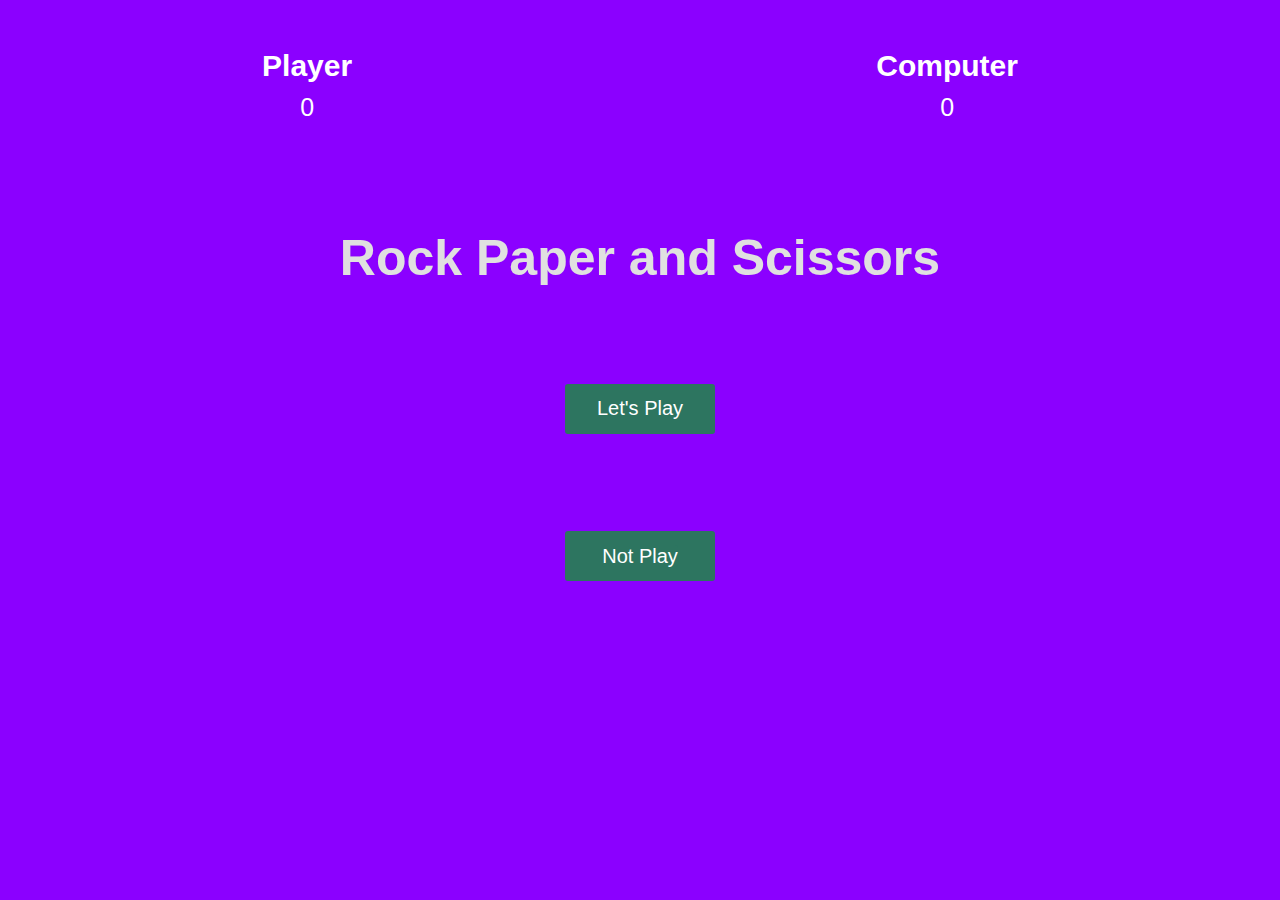
<file: 1.html>
<!DOCTYPE html>
<html>
<head>
  <link rel="stylesheet" type="text/css" href="style.css"> 
  <title>Rock Paper and Scissors</title>
</head>
<body>
  <section class="game">
    <div class="score">
      <div class="player-score">
        <h2>Player</h2>
        <p>0</p>
      </div>
      <div class="computer-score">
        <h2>Computer</h2>
        <p>0</p>
      </div>
    </div>
    <div class="intro">
      <h1>Rock Paper and Scissors</h1>
      <button>Let's Play</button>
      <button><a href="index.html">Not Play</a></button>
    </div>
    <div class="match fadeOut">
      <h2 class="winner">Choose an option</h2>
      <div class="hands">
        <img class="player-hand" src="rock.png" alt="" />
        <img class="computer-hand" src="rock.png" alt="" />
      </div>
      <div class="options">
        <button class="rock">rock</button>
        <button class="paper">paper</button>
        <button class="scissors">scissors</button>
      </div>
    </div>
  </section>
  <script src="uas.js"></script>
</body>
</html>
</file>
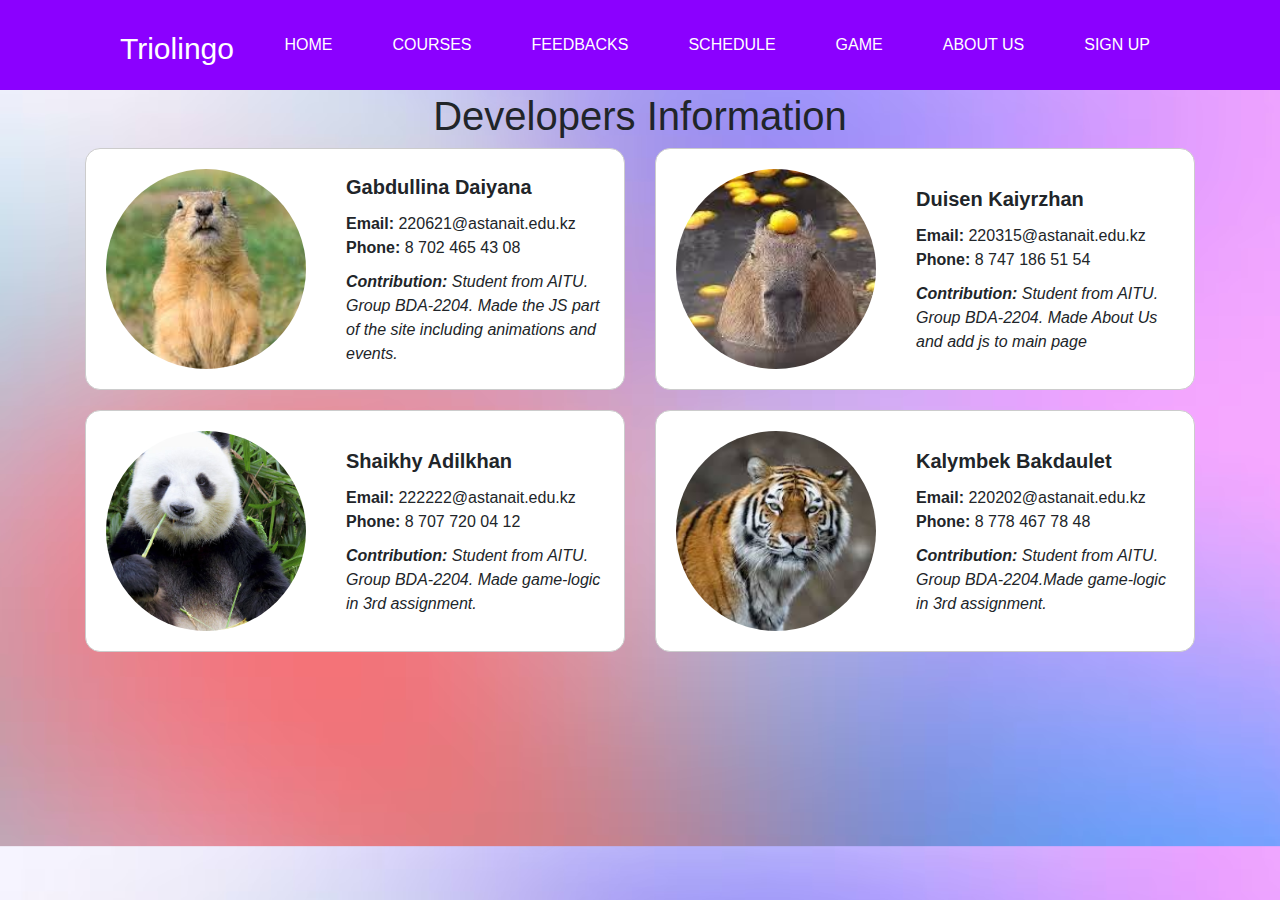
<file: abc.html>
<!DOCTYPE html>
<html>
<head>
  <title>Developers Information</title>
  <!-- Link Bootstrap CSS -->
  <link rel="stylesheet" href="https://stackpath.bootstrapcdn.com/bootstrap/4.5.2/css/bootstrap.min.css">
  
  <style>
    body {
      font-family: Arial, sans-serif;
      padding: 20px;
      background-image: url("background.webp");
      background-size: cover;
    }
    
    nav {
    z-index: 999;
    position: fixed;
    top: 0;
    left: 0;
    width: 100%;
    height: 90px;
    padding: 10px 100px;
    box-sizing: border-box;
    transition: .3s;
    background-color: #8B00FF;
}
nav .logo {
    padding: 16px 20px;
    height: 80px;
    float: left;
    font-size: 30px;
    transition: .3s;
    color: white;
}
nav ul{
    list-style: none;
    float: right;
    margin: 0;
    padding: 0;
    display: flex;
}
nav ul li {
    list-style: none;
}
nav ul li a {
    line-height: 70px;
    color: white;
    padding: 12px 30px;
    text-decoration: none;
    text-transform: uppercase;
    transition: .3s;
}
nav ul li a:focus{
    outline: none;
}
nav ul li a.active{
    background: #faa307;
    color: #fff;
    border-radius: 6px;
  }

    .developer {
      border: 1px solid #ccc;
      border-radius: 15px;
      padding: 20px;
      margin-bottom: 20px;
      background-color: #fff;
      display: flex;
      align-items: center;
      box-sizing: border-box; /* Added to include border width in dimensions */
    }
    
    .name {
      font-size: 20px;
      font-weight: bold;
      margin-bottom: 10px;
      margin-left: 20px;
    }
    
    .contact {
      margin-bottom: 10px;
      margin-left: 20px;
    }
    
    .contribution {
      font-style: italic;
      margin-left: 20px;
    }
    
    .developer-img {
      width: 200px;
      height: 200px;
      object-fit: cover;
      border-radius: 50%;
      margin-right: 20px;
    }
  </style>
</head>
<body>

    <nav> 
        <div class="logo">Triolingo</div> 
        <ul> 
          <li class="list"><a href="index.html">Home</a></li> 
            <li class="list"><a href="index.html#courses">Courses</a></li> 
            <li class="list"><a href="index.html#feedbacks">Feedbacks</a></li> 
            <li class="list"><a href="index.html#schedule">Schedule</a></li>
            <li class="list"><a href="1.html">Game</a></li>  
            <li class ="list"><a href="abc.html">About Us</a></li>
            <li class="list"><a href="enrollment.html">Sign up</a></li>
          <!-- <li><a class="active" href="#">Log In</a></li> ЭТО ЛОГИН ВОЗМОЖНО БУДЕТ НУЖНО--> 
        </ul>   
       </nav> 
       <br><br><br>

  <div class="container">
    <h1 class="text-center">Developers Information</h1>
  
    <div class="row">
      <div class="col-md-6">
        <div class="developer">
          <img class="developer-img" src="Daiyana.jpg" alt="Developer 1">
          <div>
            <div class="name">Gabdullina Daiyana</div>
            <div class="contact">
              <strong>Email:</strong> 220621@astanait.edu.kz<br>
              <strong>Phone:</strong> 8 702 465 43 08
            </div>
            <div class="contribution">
              <strong>Contribution:</strong> Student from AITU. Group BDA-2204. Made the JS part of the site including animations and events.
            </div>
          </div>
        </div>
      </div>
  
      <div class="col-md-6">
        <div class="developer">
          <img class="developer-img" src="Kaiyrzhan.jpg" alt="Developer 2">
          <div>
            <div class="name">Duisen Kaiyrzhan</div>
            <div class="contact">
              <strong>Email:</strong> 220315@astanait.edu.kz<br>
              <strong>Phone:</strong> 8 747 186 51 54
            </div>
            <div class="contribution">
              <strong>Contribution:</strong> Student from AITU. Group BDA-2204. Made About Us and add js to main page
            </div>
          </div>
        </div>
      </div>
    </div>
  
    <div class="row">
      <div class="col-md-6">
        <div class="developer">
          <img class="developer-img" src="Adilkhan.jpg" alt="Developer 3">
          <div>
            <div class="name">Shaikhy Adilkhan</div>
            <div class="contact">
              <strong>Email:</strong> 222222@astanait.edu.kz<br>
              <strong>Phone:</strong> 8 707 720 04 12
            </div>
            <div class="contribution">
              <strong>Contribution:</strong> Student from AITU. Group BDA-2204. Made game-logic in 3rd assignment.
            </div>
          </div>
        </div>
      </div>
  
      <div class="col-md-6">
        <div class="developer">
          <img class="developer-img" src="Bakdaulet.jpg" alt="Developer 4">
          <div>
            <div class="name">Kalymbek Bakdaulet</div>
            <div class="contact">
              <strong>Email:</strong> 220202@astanait.edu.kz<br>
              <strong>Phone:</strong> 8 778 467 78 48
            </div>
            <div class="contribution">
              <strong>Contribution:</strong> Student from AITU. Group BDA-2204.Made game-logic in 3rd assignment.
            </div>
          </div>
        </div>
      </div>
    </div>
  </div>
  
  <!-- Link Bootstrap JS (optional) -->
  <script src="https://stackpath.bootstrapcdn.com/bootstrap/4.5.2/js/bootstrap.min.js"></script>
</body>
</html>
</file>
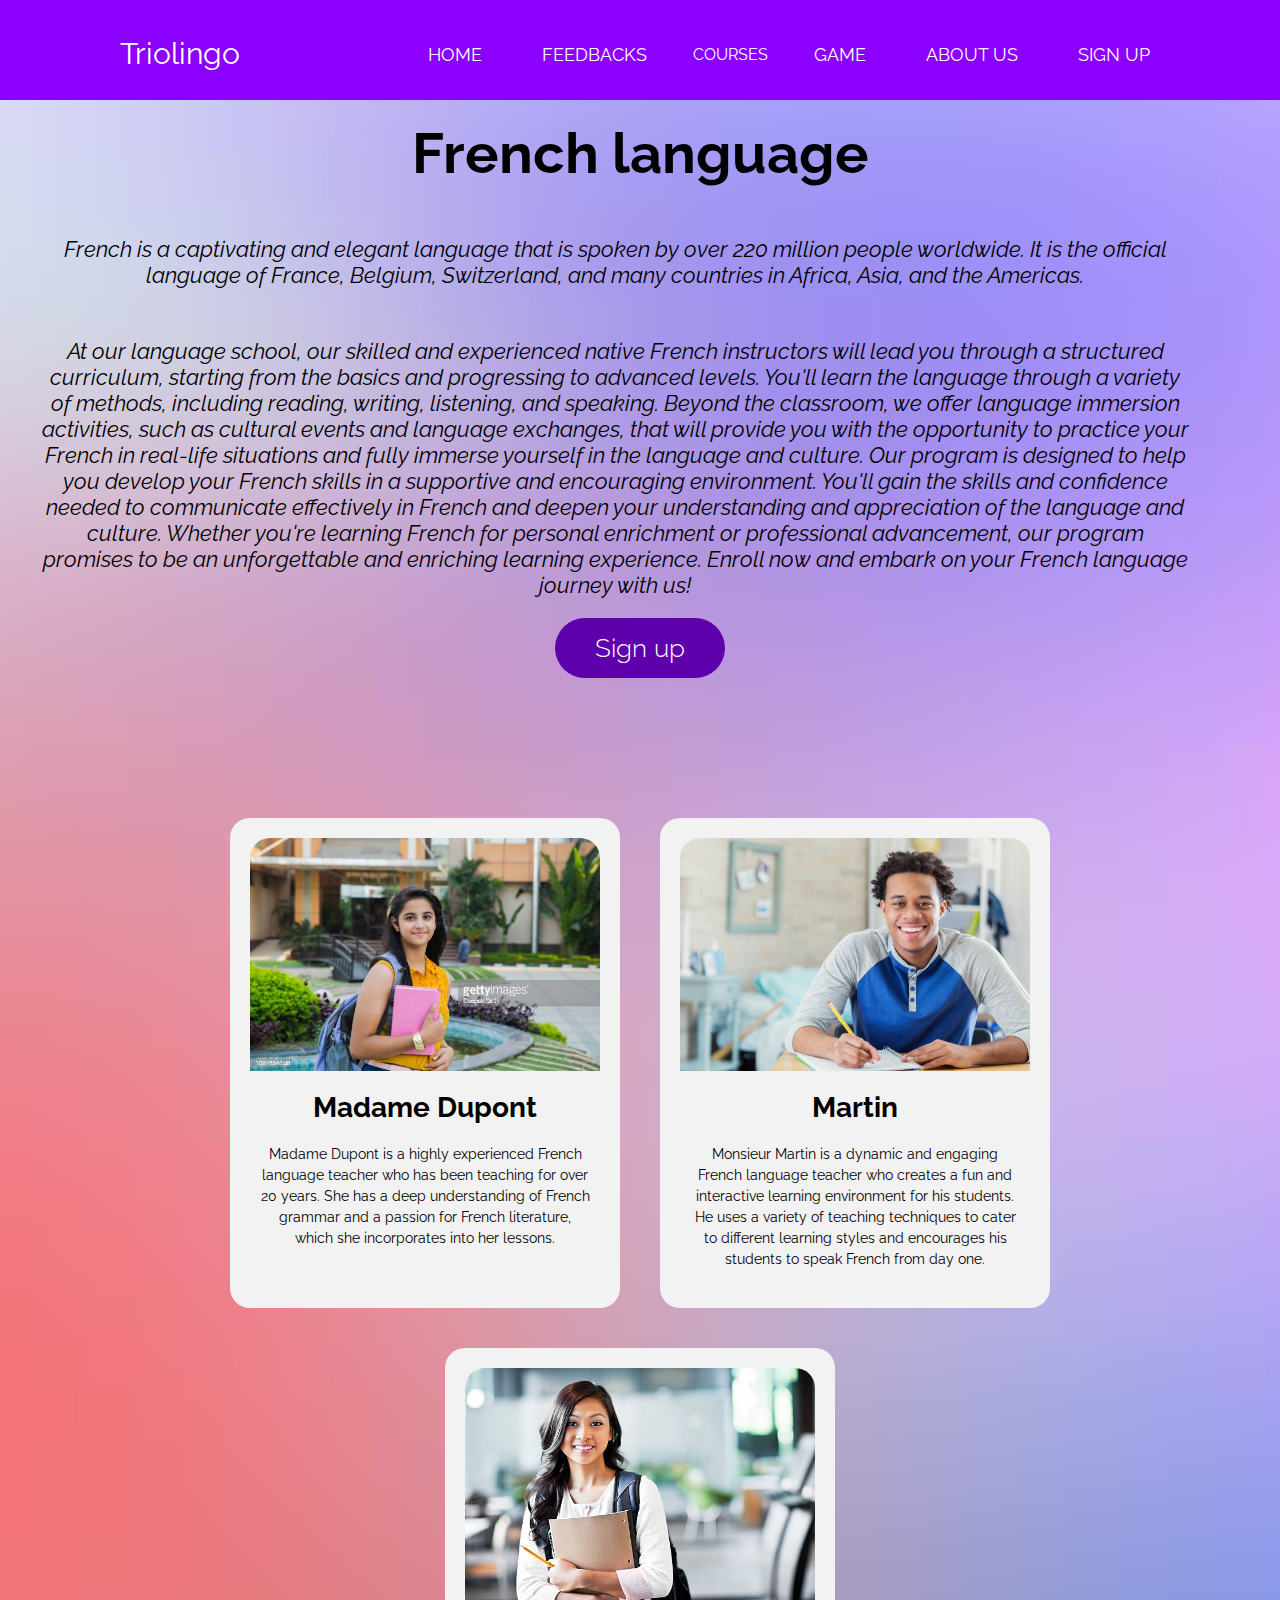
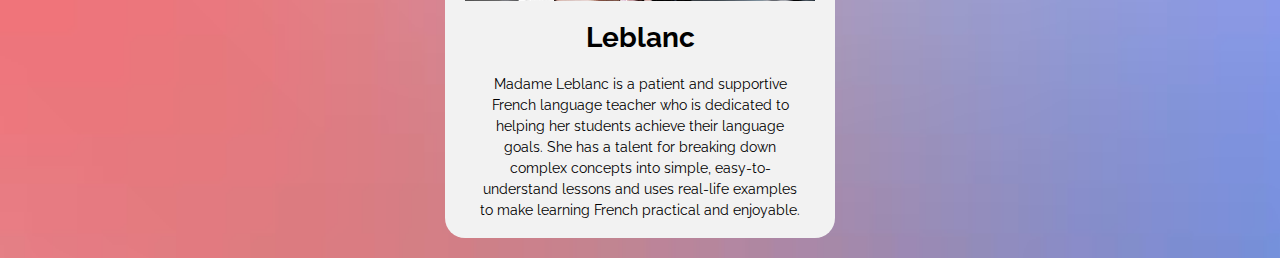
<file: french.html>
<!DOCTYPE html>
<html>
<head>
  <title>French</title>
  <link rel="stylesheet" type="text/css" href="project1.css">
  <link rel="preconnect" href="https://fonts.googleapis.com"> 
  <link rel="preconnect" href="https://fonts.gstatic.com" crossorigin>
  <link href="https://fonts.googleapis.com/css2?family=Raleway:ital,wght@0,100;0,200;0,400;0,500;0,900;1,100;1,200;1,400;1,500;1,800;1,900&display=swap" rel="stylesheet">
  <style>
    .scroll-to-top {
      position: fixed;
      bottom: 20px;
      right: 20px;
      width: 40px;
      height: 40px;
      background-color: #5e00ac;
      color: #fff;
      text-align: center;
      line-height: 40px;
      font-size: 20px;
      border-radius: 50%;
      cursor: pointer;
      display: none;
    }
  </style>
</head>
<body>
  <div>
    <nav> 
      <div class="logo" id="your-link-id">Triolingo</div> 
      <ul> 
        <li class="list"><a href="index.html">Home</a></li>  
        <li class="list"><a href="index.html#feedbacks">Feedbacks</a></li>
        <li class="list dropdown">
          <a href="index.html#courses" class="dropbtn">Courses <i class="fa fa-caret-down"></i></a>
          <div class="dropdown-content">
            <a href="french.html">French Language</a>
            <a href="italian.html">Italian Language</a>
            <a href="turkish.html">Turkish Language</a>
          </div>
        </li> 
        <li class="list"><a href="1.html">Game</a></li>  
        <li class="list"><a href="abc.html">About Us</a></li>
        <li class="list"><a href="enrollment.html">Sign up</a></li> 
        <!-- <li><a class="active" href="#">Log In</a></li> ЭТО ЛОГИН ВОЗМОЖНО БУДЕТ НУЖНО--> 
      </ul>   
    </nav>
    <div class="main-content">
      <h1>French language</h1>
      <p>French is a captivating and elegant language that is spoken by over 220 million people worldwide. It is the official language of France, Belgium, Switzerland, and many countries in Africa, Asia, and the Americas.</p>
      <p>At our language school, our skilled and experienced native French instructors will lead you through a structured curriculum, starting from the basics and progressing to advanced levels. You'll learn the language through a variety of methods, including reading, writing, listening, and speaking. Beyond the classroom, we offer language immersion activities, such as cultural events and language exchanges, that will provide you with the opportunity to practice your French in real-life situations and fully immerse yourself in the language and culture. Our program is designed to help you develop your French skills in a supportive and encouraging environment. You'll gain the skills and confidence needed to communicate effectively in French and deepen your understanding and appreciation of the language and culture. Whether you're learning French for personal enrichment or professional advancement, our program promises to be an unforgettable and enriching learning experience. Enroll now and embark on your French language journey with us!
      </p>
      <a href="enrollment.html">Sign up</a>
    </div>
    <div class="row">
      <div class="container">
        <img src="avatar5.jpg" alt="placeholder image">
        <h2>Madame Dupont</h2>
        <p>Madame Dupont is a highly experienced French language teacher who has been teaching for over 20 years. She has a deep understanding of French grammar and a passion for French literature, which she incorporates into her lessons.</p>
      </div>
      <div class="container">
        <img src="avatar12.jpg" alt="placeholder image">
        <h2>Martin</h2>
        <p>Monsieur Martin is a dynamic and engaging French language teacher who creates a fun and interactive learning environment for his students. He uses a variety of teaching techniques to cater to different learning styles and encourages his students to speak French from day one.</p>
      </div>
      <div class="container">
        <img src="avatar10.jpg" alt="placeholder image">
        <h2>Leblanc</h2>
        <p>Madame Leblanc is a patient and supportive French language teacher who is dedicated to helping her students achieve their language goals. She has a talent for breaking down complex concepts into simple, easy-to-understand lessons and uses real-life examples to make learning French practical and enjoyable.</p>
      </div>
    </div>
    <div class="scroll-to-top" onclick="scrollToTop()">
        &uarr;
      </div>

    <script>
      var frenchLanguage = {
        title: 'French language',
        description: 'French is a captivating and elegant language that is spoken by over 220 million people worldwide. It is the official language of France, Belgium, Switzerland, and many countries in Africa, Asia, and the Americas.',
        instructors: [
          {
            name: 'Madame Dupont',
            image: 'avatar5.jpg',
            bio: 'Madame Dupont is a highly experienced French language teacher who has been teaching for over 20 years. She has a deep understanding of French grammar and a passion for French literature, which she incorporates into her lessons.'
          },
          {
            name: 'Martin',
            image: 'avatar12.jpg',
            bio: 'Monsieur Martin is a dynamic and engaging French language teacher who creates a fun and interactive learning environment for his students. He uses a variety of teaching techniques to cater to different learning styles and encourages his students to speak French from day one.'
          },
          {
            name: 'Leblanc',
            image: 'avatar10.jpg',
            bio: 'Madame Leblanc is a patient and supportive French language teacher who is dedicated to helping her students achieve their language goals. She has a talent for breaking down complex concepts into simple, easy-to-understand lessons and uses real-life examples to make learning French practical and enjoyable.'
          }
        ]
      };

      // Accessing the properties of the objects
      console.log(frenchLanguage.title);
      console.log(frenchLanguage.description);
      console.log(frenchLanguage.instructors[0].name);
      console.log(frenchLanguage.instructors[1].image)
      console.log(frenchLanguage.instructors[1].bio);

      function scrollToTop() {
        window.scrollTo({ top: 0, behavior: 'smooth' });
      }

      // Show/hide scroll-to-top button based on scroll position
      window.addEventListener('scroll', function() {
        var scrollToTopBtn = document.querySelector('.scroll-to-top');
        if (window.pageYOffset > 200) {
          scrollToTopBtn.style.display = 'block';
        } else {
          scrollToTopBtn.style.display = 'none';
        }
      });
    </script>
  </body>
  </html>
</file>
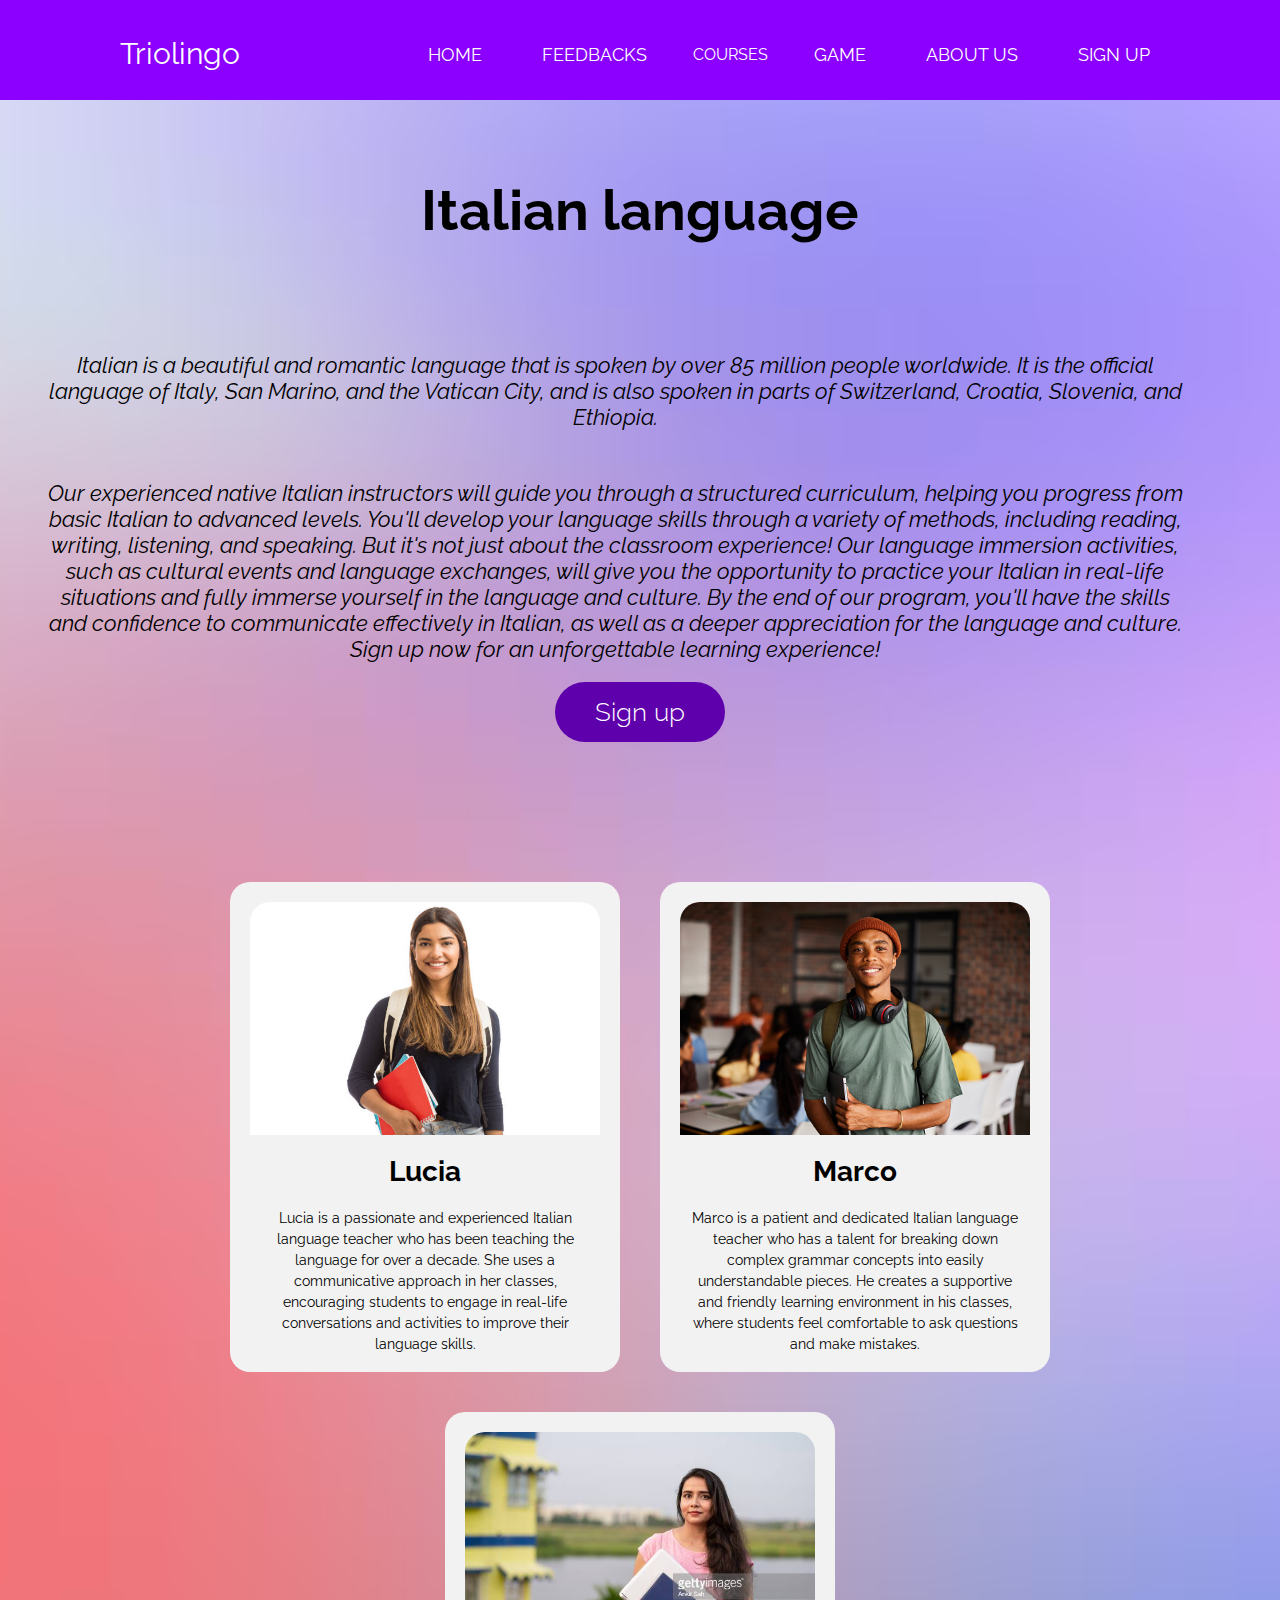
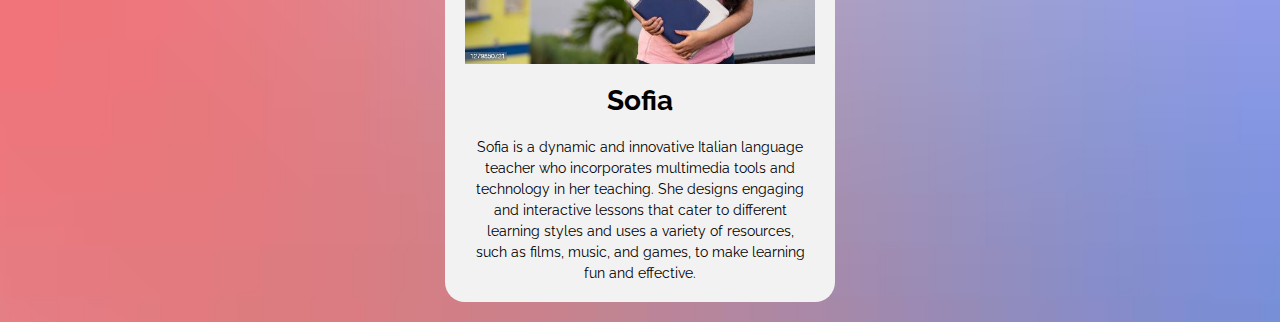
<file: italian.html>
<!DOCTYPE html>
<html>
<head>
  <title>Italian</title>
  <link rel="stylesheet" type="text/css" href="project1.css">
    <link rel="preconnect" href="https://fonts.googleapis.com"> 
    <link rel="preconnect" href="https://fonts.gstatic.com" crossorigin>
    <link href="https://fonts.googleapis.com/css2?family=Raleway:ital,wght@0,100;0,200;0,400;0,500;0,900;1,100;1,200;1,400;1,500;1,800;1,900&display=swap" rel="stylesheet"></head> 
    <style>
        .scroll-to-top {
          position: fixed;
          bottom: 20px;
          right: 20px;
          width: 40px;
          height: 40px;
          background-color: #5e00ac;
          color: #fff;
          text-align: center;
          line-height: 40px;
          font-size: 20px;
          border-radius: 50%;
          cursor: pointer;
          display: none;
        }
      </style>
</head>
<body>
      <div>
        <nav> 
            <div class="logo" id="your-link-id">Triolingo</div> 
            <ul> 
              <li class="list"><a href="index.html">Home</a></li>  
              <li class="list"><a href="index.html#feedbacks">Feedbacks</a></li>
              <li class="list dropdown">
                <a href="index.html#courses" class="dropbtn">Courses <i class="fa fa-caret-down"></i></a>
                <div class="dropdown-content">
                  <a href="french.html">French Language</a>
                  <a href="italian.html">Italian Language</a>
                  <a href="turkish.html">Turkish Language</a>
                </div>
              </li> 
              <li class="list"><a href="1.html">Game</a></li>  
              <li class="list"><a href="abc.html">About Us</a></li>
              <li class="list"><a href="enrollment.html">Sign up</a></li> 
              <!-- <li><a class="active" href="#">Log In</a></li> ЭТО ЛОГИН ВОЗМОЖНО БУДЕТ НУЖНО--> 
            </ul>   
          </nav>
    <div class="main-content">
        <br>
            <h1>Italian language</h1>
            <br>
        <p>Italian is a beautiful and romantic language that is spoken by over 85 million people worldwide. It is the official language of Italy, San Marino, and the Vatican City, and is also spoken in parts of Switzerland, Croatia, Slovenia, and Ethiopia.</p>
        <p>Our experienced native Italian instructors will guide you through a structured curriculum, helping you progress from basic Italian to advanced levels. You'll develop your language skills through a variety of methods, including reading, writing, listening, and speaking. But it's not just about the classroom experience! Our language immersion activities, such as cultural events and language exchanges, will give you the opportunity to practice your Italian in real-life situations and fully immerse yourself in the language and culture. By the end of our program, you'll have the skills and confidence to communicate effectively in Italian, as well as a deeper appreciation for the language and culture. Sign up now for an unforgettable learning experience!</p>
        <a href="enrollment.html">Sign up</a>
    </div>
<div class="row">
    <div class="container">
        <img src="avatar2.jpg" alt="placeholder image">
        <h2>Lucia</h2>
        <p>Lucia is a passionate and experienced Italian language teacher who has been teaching the language for over a decade. She uses a communicative approach in her classes, encouraging students to engage in real-life conversations and activities to improve their language skills.</p>
    </div>
    <div class="container">
        <img src="avatar3.jpg" alt="placeholder image">
        <h2>Marco</h2>
        <p>Marco is a patient and dedicated Italian language teacher who has a talent for breaking down complex grammar concepts into easily understandable pieces. He creates a supportive and friendly learning environment in his classes, where students feel comfortable to ask questions and make mistakes.</p>
    </div>
    <div class="container">
        <img src="avatar4.jpg" alt="placeholder image">
        <h2>Sofia</h2>
        <p>Sofia is a dynamic and innovative Italian language teacher who incorporates multimedia tools and technology in her teaching. She designs engaging and interactive lessons that cater to different learning styles and uses a variety of resources, such as films, music, and games, to make learning fun and effective.</p>
    </div>
</div>
<div class="scroll-to-top" onclick="scrollToTop()"></div>
<script>
    function scrollToTop() {
    window.scrollTo({ top: 0, behavior: 'smooth' });
  }

  // Show/hide scroll-to-top button based on scroll position
  window.addEventListener('scroll', function() {
    var scrollToTopBtn = document.querySelector('.scroll-to-top');
    if (window.pageYOffset > 200) {
      scrollToTopBtn.style.display = 'block';
    } else {
      scrollToTopBtn.style.display = 'none';
    }
  });
</script>

</body>
</html>
</file>
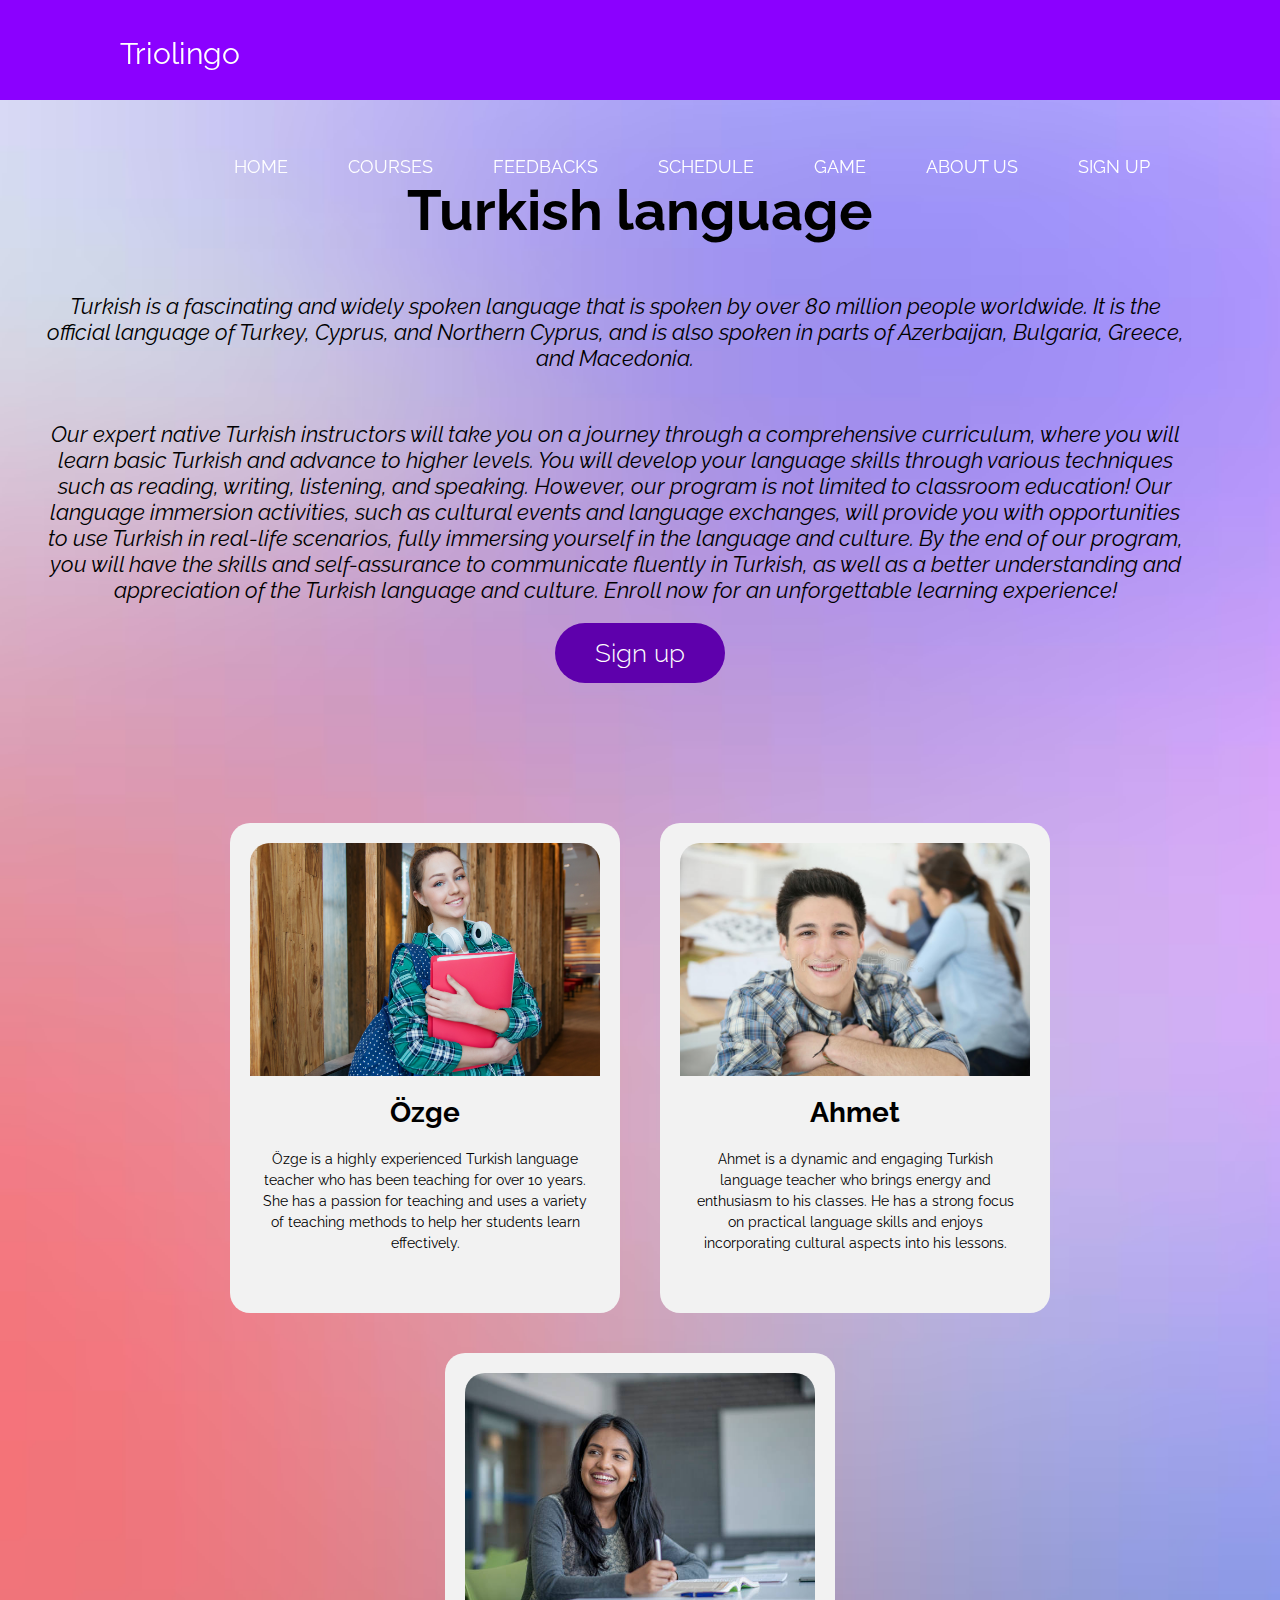
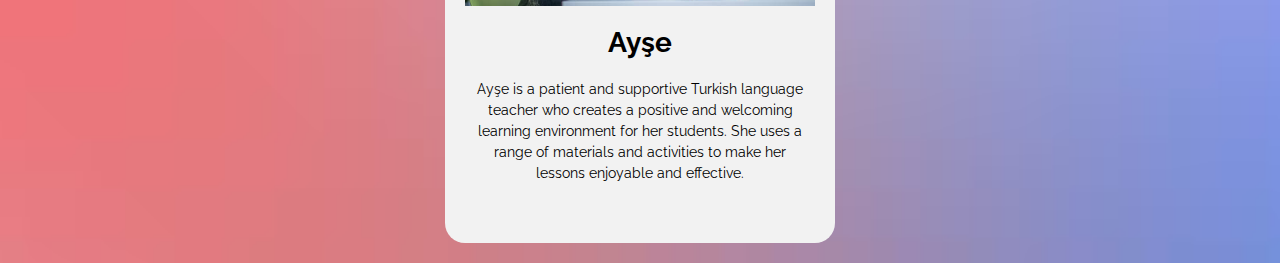
<file: turkish.html>
<!DOCTYPE html>
<html>
<head>
  <title>Turkish</title>
  <link rel="stylesheet" type="text/css" href="project1.css">
    <link rel="preconnect" href="https://fonts.googleapis.com"> 
    <link rel="preconnect" href="https://fonts.gstatic.com" crossorigin>
    <link href="https://fonts.googleapis.com/css2?family=Raleway:ital,wght@0,100;0,200;0,400;0,500;0,900;1,100;1,200;1,400;1,500;1,800;1,900&display=swap" rel="stylesheet"></head> 
    <style>
        .scroll-to-top {
          position: fixed;
          bottom: 20px;
          right: 20px;
          width: 40px;
          height: 40px;
          background-color: #5e00ac;
          color: #fff;
          text-align: center;
          line-height: 40px;
          font-size: 20px;
          border-radius: 50%;
          cursor: pointer;
          display: none;
        }  
        </style>
</head>
<body class="turkish">
      <div>
        <nav>
          <div class="logo">Triolingo</div>
          <ul>
            <li class="list"><a href="index.html">Home</a></li> 
            <li class="list"><a href="index.html#courses">Courses</a></li> 
            <li class="list"><a href="index.html#feedbacks">Feedbacks</a></li> 
            <li class="list"><a href="index.html#schedule">Schedule</a></li>
            <li class="list"><a href="1.html">Game</a></li>  
            <li class ="list"><a href="abc.html">About Us</a></li>
            <li class="list"><a href="enrollment.html">Sign up</a></li>
            <!-- <li><a class="active" href="#">Log In</a></li> ЭТО ЛОГИН ВОЗМОЖНО БУДЕТ НУЖНО-->
          </ul>
        </nav>
    <div class="main-content">
        <br>
            <h1>Turkish language</h1>
            
        <p>Turkish is a fascinating and widely spoken language that is spoken by over 80 million people worldwide. It is the official language of Turkey, Cyprus, and Northern Cyprus, and is also spoken in parts of Azerbaijan, Bulgaria, Greece, and Macedonia.        </p>
        <p>Our expert native Turkish instructors will take you on a journey through a comprehensive curriculum, where you will learn basic Turkish and advance to higher levels. You will develop your language skills through various techniques such as reading, writing, listening, and speaking. However, our program is not limited to classroom education! Our language immersion activities, such as cultural events and language exchanges, will provide you with opportunities to use Turkish in real-life scenarios, fully immersing yourself in the language and culture. By the end of our program, you will have the skills and self-assurance to communicate fluently in Turkish, as well as a better understanding and appreciation of the Turkish language and culture. Enroll now for an unforgettable learning experience!
        </p>
        <a href="enrollment.html">Sign up</a>
    </div>
    <div class="row">
        <div class="container">
            <img src="avatar6.jpg" alt="placeholder image">
            <h2>Özge</h2>
            <p>Özge is a highly experienced Turkish language teacher who has been teaching for over 10 years. She has a passion for teaching and uses a variety of teaching methods to help her students learn effectively.            </p>
        </div>
        <div class="container">
            <img src="avatar13.jpg" alt="placeholder image">
            <h2>Ahmet</h2>
            <p>Ahmet is a dynamic and engaging Turkish language teacher who brings energy and enthusiasm to his classes. He has a strong focus on practical language skills and enjoys incorporating cultural aspects into his lessons.</p>
        </div>
        <div class="container">
            <img src="avatar11.jpg" alt="placeholder image">
            <h2>Ayşe</h2>
            <p>Ayşe is a patient and supportive Turkish language teacher who creates a positive and welcoming learning environment for her students. She uses a range of materials and activities to make her lessons enjoyable and effective.</p>
        </div>
    </div>
    <div class="scroll-to-top" onclick="scrollToTop()"></div>
    <script>
        function scrollToTop() {
        window.scrollTo({ top: 0, behavior: 'smooth' });
      }

      // Show/hide scroll-to-top button based on scroll position
      window.addEventListener('scroll', function() {
        var scrollToTopBtn = document.querySelector('.scroll-to-top');
        if (window.pageYOffset > 200) {
          scrollToTopBtn.style.display = 'block';
        } else {
          scrollToTopBtn.style.display = 'none';
        }
      });
      </script>

</body>
</html>
</file>
<file: style.css>
* {
  margin: 0;
  padding: 0;
  box-sizing: border-box;
}

section {
  height: 100vh;
  background-color: #8B00FF;
  font-family: sans-serif;
}

.score {
  color: white;
  height: 20vh;
  display: flex;
  justify-content: space-around;
  align-items: center;
}
.score h2 {
  font-size: 30px;
}
.score p {
  text-align: center;
  padding: 10px;
  font-size: 25px;
}

.intro {
  color: rgb(224, 224, 224);
  height: 50vh;
  display: flex;
  flex-direction: column;
  align-items: center;
  justify-content: space-around;
  transition: opacity 0.5s ease;
}

.intro h1 {
  font-size: 50px;
}
.intro button,
.match button {
  width: 150px;
  height: 50px;
  background: none;
  border: none;
  color: white;
  font-size: 20px;
  background: rgb(45, 117, 96);
  border-radius: 3px;
  cursor: pointer;
}
a {
  
  background: rgb(45, 117, 96);
  border-radius: 3px;
  color: white;
  text-decoration: none;
  transition: .3s;
  font-size: 20px;
  font-weight: 300;
  cursor: pointer;
}

.match {
  position: absolute;
  top: 50%;
  left: 50%;
  transform: translate(-50%, -50%);
  transition: opacity 0.5s ease 0.5s;
}
.winner {
  color: white;
  text-align: center;
  font-size: 50px;
}

.hands,
.options {
  display: flex;
  justify-content: space-around;
  align-items: center;
}

.player-hand {
  transform: rotateY(180deg);
}

div.fadeOut {
  opacity: 0;
  pointer-events: none;
}

div.fadeIn {
  opacity: 1;
  pointer-events: all;
}
@keyframes shakePlayer {
  0% {
    transform: rotateY(180deg) translateY(0px);
  }
  15% {
    transform: rotateY(180deg) translateY(-50px);
  }
  25% {
    transform: rotateY(180deg) translateY(0px);
  }
  35% {
    transform: rotateY(180deg) translateY(-50px);
  }
  50% {
    transform: rotateY(180deg) translateY(0px);
  }
  65% {
    transform: rotateY(180deg) translateY(-50px);
  }
  75% {
    transform: rotateY(180deg) translateY(0px);
  }
  85% {
    transform: rotateY(180deg) translateY(-50px);
  }
  100% {
    transform: rotateY(180deg) translateY(0px);
  }
}

@keyframes shakeComputer {
  0% {
    transform: translateY(0px);
  }
  15% {
    transform: translateY(-50px);
  }
  25% {
    transform: translateY(0px);
  }
  35% {
    transform: translateY(-50px);
  }
  50% {
    transform: translateY(0px);
  }
  65% {
    transform: translateY(-50px);
  }
  75% {
    transform: translateY(0px);
  }
  85% {
    transform: translateY(-50px);
  }
  100% {
    transform: translateY(0px);
  }
}
</file>
<file: project1.css>
body {
  margin: 0;
  padding: 0;
  font-family: 'Raleway', sans-serif;
  background-image: url("background.webp");
  height: 100%;
  background-position: center;
  background-repeat: no-repeat;
  background-size: cover;
}

.highlighted {
  background-color: yellow;
}

footer {  background-color: #8B00FF;
  padding: 20px;}
.footer-content {
  display: flex;  flex-wrap: wrap;
  justify-content: space-between;}
.footer-section {
  width: 30%;  margin-bottom: 20px;
}
.footer-section h2 {  margin-bottom: 10px; color: #f2f2f2;
  font-size: 18px;}
.footer-section p,
.footer-section ul {  font-size: 14px;
  line-height: 1.5;  margin-bottom: 10px; color: #f2f2f2;
}
.footer-section ul li {  list-style: none;
  margin-bottom: 5px;}

.footer-section ul li i {  margin-right: 10px;
}
.footer-section ul li a i {
  color: #f2f2f2;}
.footer-bottom {
  margin-top: 20px;  text-align: center;
  font-size: 12px;  color: #f2f2f2;
}

nav {
  z-index: 999;
  position: fixed;
  top: 0;
  left: 0;
  width: 100%;
  height: 90px;
  padding: 10px 100px;
  box-sizing: border-box;
  transition: .3s;
  background-color: #8B00FF;
}
nav .logo {
  padding: 16px 20px;
  height: 80px;
  float: left;
  font-size: 30px;
  transition: .3s;
  color: white;
}
nav ul{
  list-style: none;
  float: right;
  margin: 0;
  padding: 0;
  display: flex;
}
nav ul li {
  list-style: none;
}
nav ul li a {
  line-height: 70px;
  color: white;
  padding: 12px 30px;
  text-decoration: none;
  text-transform: uppercase;
  transition: .3s;
}
nav ul li a:focus{
  outline: none;
}
nav ul li a.active{
  background: #faa307;
  color: #fff;
  border-radius: 6px;
}
.main-content {
  max-width: 1200px;
  margin: 120px auto;
  text-align: center;
}

.main-content h1 {
  font-size: 56px;
  font-weight: 200;
  margin-bottom: 40px;
  font-weight: bold;
}

.main-content p {
  font-size: 22px;
  margin-bottom: 20px;
  font-style: italic;
}

.main-content a {
  display: inline-block;
  padding: 15px 40px;
  background-color: #5e00ac;
  color: white;
  text-decoration: none;
  border-radius: 30px;
  transition: .3s;
  font-size: 26px;
  font-weight: 300;
}

.main-content a:hover {
  background-color: #240046;
}

.container {
  display: flex;
  flex-direction: column;
  align-items: center;
  text-align: center;
  margin: 20px;
  width: 350px;
  height: 450px;
  background-color: #f2f2f2;
  border-radius: 20px;
  padding: 20px;
  overflow: hidden;
}

.container img {
  width: 100%;
  height: auto;
  margin-bottom: 20px;
  border-top-left-radius: 20px;
  border-top-right-radius: 20px;
  border-bottom-left-radius: 0;
  border-bottom-right-radius: 0;
}


.container h2 {
  font-size: 28px;
  margin: 0;
}

.container p {
  font-size: 14px;
  line-height: 1.5;
  margin: 20px 10px 10px;
}

.row {
  display: flex;
  flex-wrap: wrap;
  justify-content: center;
}

button.container {
  border: none;
  background-color: #ffffff;
  box-shadow: 0px 2px 4px rgba(0, 0, 0, 0.25);
  border-radius: 20px;
  transition: all 0.3s ease;
  cursor: pointer;
  overflow: hidden;
  margin: 20px;
  padding: 0;
  width: 350px;
  height: 450px;
}

button.container:hover {
  box-shadow: 0px 4px 8px rgba(0, 0, 0, 0.25);
  transform: translateY(-2px);
}

button.container:active {
  box-shadow: none;
  transform: translateY(0px);
}

.flex-container {
display: flex;
flex-wrap: wrap;
justify-content: center;
margin: 20px auto;
}


.flex-item {
  width: 500px;
  height: 100px;

  background-color: #f2f2f2;
  margin: 10px;
  border-radius: 20px;
  box-shadow: 0 2px 4px rgba(0, 0, 0, .2);
    overflow: hidden;
  border: none;
  padding: 20px;
  display: flex;
  align-items: center;
  justify-content: flex-start;
  border-radius: 10px;
}

.avatar {
width: 130px;
height: 120px;
position: relative;
align-items: center;
border-radius: 50%;
margin-right: 20px;
}

p {
  font-size: 14px;
  margin-top: 50px;
  margin-right: 50px;
}
.name {
  font-weight: 700;
  margin-bottom: 110px;
  margin-top: 3px;
}
h1 {
  text-align: center;
  text-align: center ;
  font-size: 35px;
  font-weight: lighter;
  

}
.write-comment  {
  text-align: center;
  font-size:20px;
}
.add-comment{
  margin-left: 150px;
  margin-right: 150px;
  margin-top: 30px;

}
.comment{
  margin-top: 30px;

}
.dropdown {
  float: left;
  overflow: hidden;
}

.dropdown .dropbtn {
  font-size: 16px;  
  border: none;
  outline: none;
  color: white;
  padding: 14px 16px;
  background-color: inherit;
  font-family: inherit;
  margin: 0;
}


.dropdown-content {
  display: none;
  position: absolute;
  background-color: #f9f9f9;
  min-width: 160px;
  box-shadow: 0px 8px 16px 0px rgba(0,0,0,0.2);
  z-index: 1;
}

.dropdown-content a {
  float: none;
  color: black;
  padding: 12px 16px;
  text-decoration: none;
  display: block;
  text-align: left;
}

.dropdown-content a:hover {
  background-color: #ddd;
}

.dropdown:hover .dropdown-content {
  display: block;
}
.submit{
    border: none;
    background-color: #9d4edd;  
    color: white;
    box-shadow: 0px 2px 4px rgba(0, 0, 0, 0.25);
    border-radius: 20px;
    transition: all 0.3s ease;
    cursor: pointer;
    overflow: hidden;
    margin: 20px;
    padding: 0;
    width: 150px;
    height: 50px;
}

.submit:hover {
    box-shadow: 0px 4px 8px rgba(0, 0, 0, 0.25);
    transform: translateY(-2px);
    background-color: #7b2cbf;
}

.submit:active {
    box-shadow: none;
    transform: translateY(0px);
}

.av-name{
    width: 1px;
    height: 1px;
    margin-bottom: 115px;
    margin-left: 30px;
}

.av-comment{
    width: 300px;
}

.main-content table td{
    align-items: center;
    height: 50px;
    width: 100px
}

@media only screen and (min-width: 1200px) {
  nav {
    height: 100px;
    padding: 20px 100px;
  }

  nav .logo {
    padding: 16px 20px;
    height: 80px;
    font-size: 30px;
  }

  nav ul li a {
    line-height: 70px;
    padding: 12px 30px;
    font-size: 18px;
  }
}
@media only screen and (min-width: 768px) and (max-width: 1199px) {
  nav {
    height: 80px;
    padding: 15px 50px;
  }

  nav .logo {
    padding: 12px 16px;
    height: 60px;
    font-size: 24px;
  }

  nav ul li a {
    line-height: 60px;
    padding: 10px 20px;
    font-size: 16px;
  }
}

/* Styles for small devices (mobile phones) */
@media only screen and (max-width: 767px) {
  nav {
    height: 60px;
    padding: 10px 30px;
  }

  nav .logo {
    padding: 8px 12px;
    height: 40px;
    font-size: 20px;
  }

  nav ul li a {
    line-height: 40px;
    padding: 8px 16px;
    font-size: 14px;
  }
}
@media only screen and (max-width: 480px) {
  nav {
    height: 50px;
    padding: 5px 20px;
  }

  nav .logo {
    padding: 6px 8px;
    height: 30px;
    font-size: 16px;
  }

  nav ul li a {
    line-height: 30px;
    padding: 6px 12px;
    font-size: 12px;
  }
}
</file>
